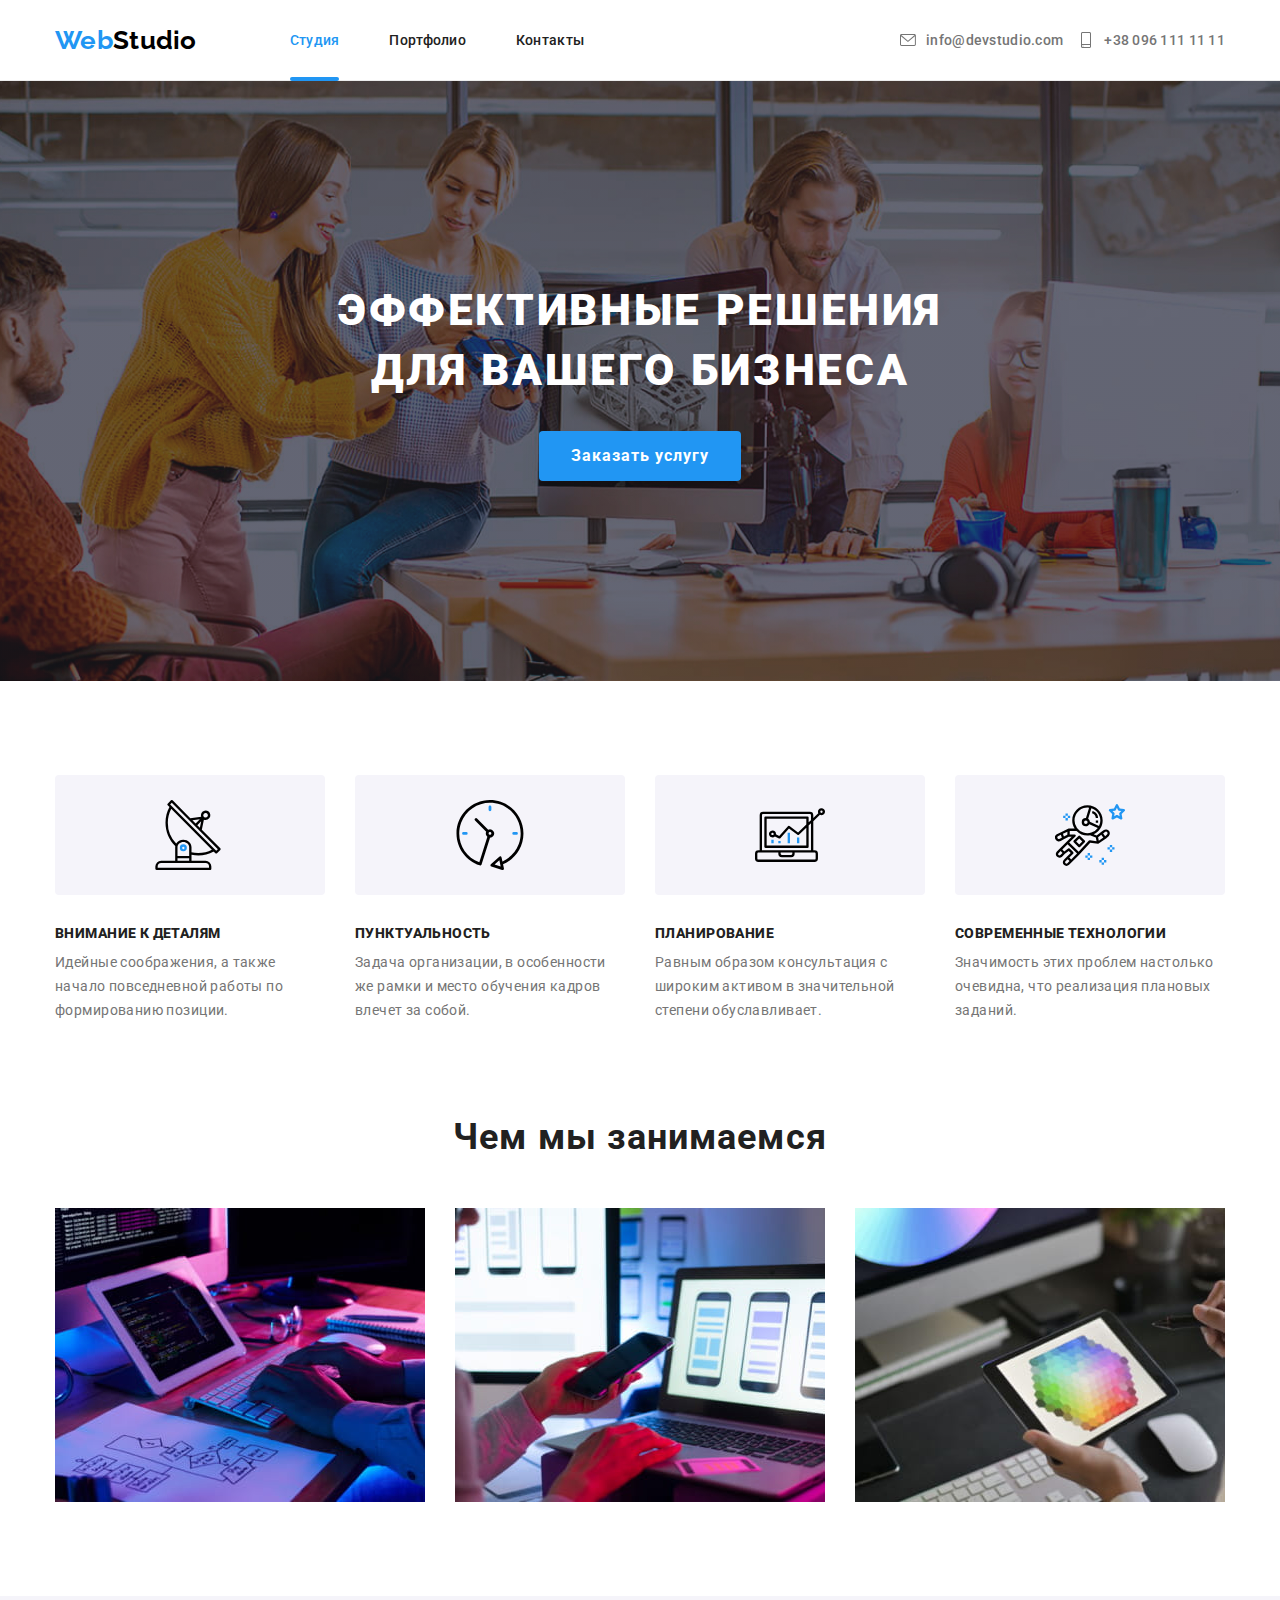
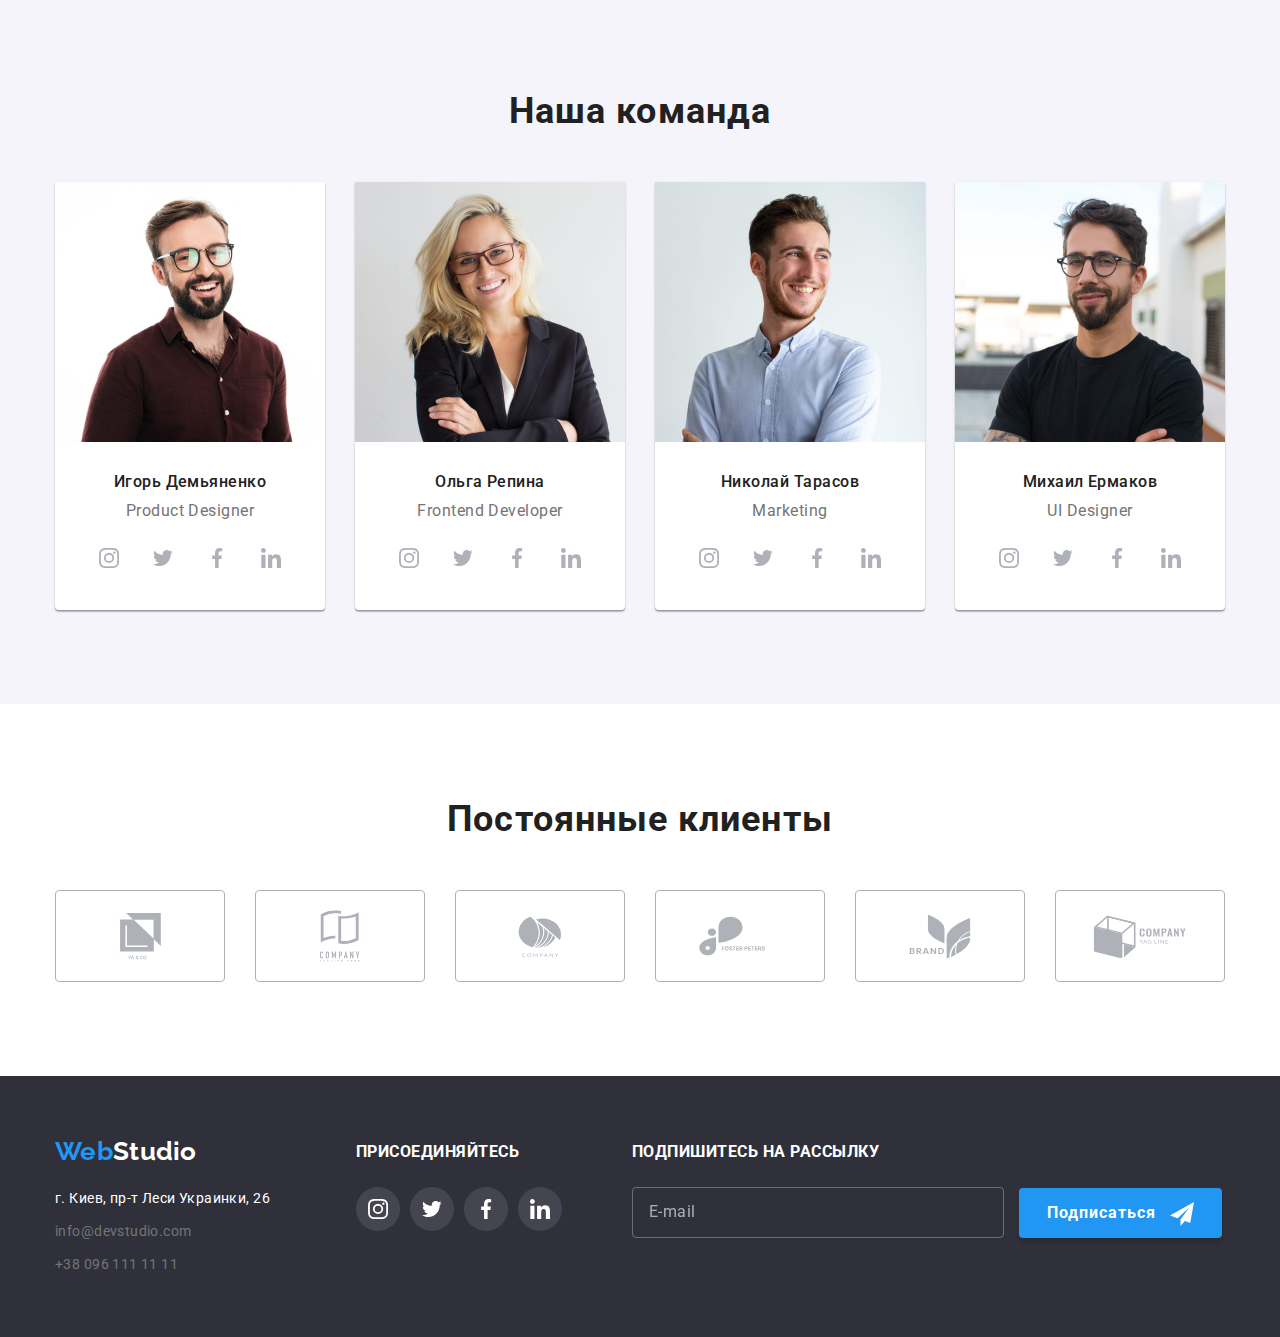
<file: index.html>
<!DOCTYPE html>
<html lang="ru">
  <head>
    <meta charset="UTF-8" />
    <meta http-equiv="X-UA-Compatible" content="IE=edge" />
    <meta name="viewport" content="width=device-width, initial-scale=1.0" />

    <link rel="preconnect" href="https://fonts.googleapis.com" />
    <link rel="preconnect" href="https://fonts.gstatic.com" crossorigin />
    <!-- todo: add to portfolio -->
    <link href="https://fonts.googleapis.com/css2?family=Raleway:wght@700&family=Roboto:wght@400;500;700;900&display=swap" rel="stylesheet" />

    <link rel="stylesheet" href="./css/modern-normalize.min.css" />
    <link rel="stylesheet" href="./css/main.min.css" />

    <title>GOIT-markup: ✨WebStudio</title>
  </head>

  <body>
    <!-- Header start -->
    <header class="header">
      <div class="container container--flex">
        <!-- Main nav -->
        <nav class="header__nav">
          <a href="./index.html" class="webstudio-logo webstudio-logo__left-margin">
            <span class="webstudio-logo__prefix">Web</span>Studio
          </a>

          <ul class="nav">
            <li class="nav__item"><a href="./index.html" class="nav__link nav__link--current">Студия</a></li>
            <li class="nav__item"><a href="./portfolio.html" class="nav__link">Портфолио</a></li>
            <li class="nav__item"><a href="#" class="nav__link">Контакты</a></li>
          </ul>

        </nav>

        <ul class="contacts">
          <li class="contacts__item contacts__item--header">
            <a href="mailto:info@devstudio.com" class="contacts__link">
              <svg class="contacts__icon"><use href="./images/icons.svg#icon-small-icon-envelope"></use></svg>
              info@devstudio.com
            </a>
          </li>
          <li class="contacts__item contacts__item--header">
            <a href="tel:+380961111111" class="contacts__link">
              <svg class="contacts__icon"><use href="./images/icons.svg#icon-small-icon-smartphone"></use></svg>
              +38 096 111 11 11
            </a>
          </li>
        </ul>

      </div>
    </header>
    <!-- Header end -->

    <!-- Form on backdrop -->
    <div class="backdrop-container is-hidden" data-modal>
      <div class="overlay">

        <button class="overlay__button" type="button" data-modal-close>
          <svg class="icon icon__close"><use href="./images/icons.svg#icon-close"></use></svg>
          <span class="visually-hidden">Close</span>
        </button>

        <div class="form-card">

          <p class="form-card__title">Оставьте свои данные, мы вам перезвоним</p>

          <form class="form">

            <!-- name input -->
            <div class="form-input form-input--mb1">
              <label class="form-input__label" for="user-name">

                <span class="form-input__label--text">Имя</span>
                <input class="form-input__inner" type="text" name="user-name" id="user-name" autocomplete="name" />

                <span class="form-input__icon">
                  <svg class="icon icon--user">
                    <use href="./images/icons.svg#icon-user"></use>
                  </svg>
                </span>

              </label>
            </div>

            <!-- tel input -->
            <div class="form-input form-input--mb1">
              <label class="form-input__label" for="user-tel">

                <span class="form-input__label--text">Телефон</span>
                <input class="form-input__inner" type="tel" name="user-tel" id="user-tel" autocomplete="tel" />
                <span class="form-input__icon">
                  <svg class="icon icon--phone">
                    <use href="./images/icons.svg#icon-phone"></use>
                  </svg>
                </span>
              </label>

            </div>

            <!-- email input -->
            <div class="form-input form-input--mb1">
              <label class="form-input__label" for="user-email">

                <span class="form-input__label--text">Почта</span>
                <input class="form-input__inner" type="email" name="user-email" id="user-email" autocomplete="email" />
                <span class="form-input__icon">
                  <svg class="icon icon--envelope">
                    <use href="./images/icons.svg#icon-envelope"></use>
                  </svg>
                </span>

              </label>
            </div>

            <!-- comment input -->
            <div class="form-input form-input--mb2">
              <label class="form-input__label" for="user-comment">
                <span class="form-input__label--text">Комментарий</span>
                <textarea class="form-input__textarea" name="user-comment" id="user-comment" rows="7" placeholder="Введите текст"></textarea>
              </label>
            </div>

            <!-- checkbox input -->
            <div class="form-input form-input--mb3">
              <label class="form-input__label form-input__label--checkbox" for="user-aggrement">
                <input class="checkbox checkbox-hidden" type="checkbox" name="user-aggregant" id="user-aggrement" />

                <span class="form-input__icon form-input__icon--checkbox">
                  <svg class="icon">
                    <use href="./images/icons.svg#icon-checked"></use>
                  </svg>
                </span>

                <span class="form-input__label--checkbox-text">Соглашаюсь с рассылкой и принимаю</span>
                <a href="#" class="label-link">Условия договора</a>

              </label>
            </div>

            <button type="submit" class="button button--accent button--padding5">Отправить</button>

          </form>

        </div>
      </div>
    </div>
    <!-- Form on backdrop End -->

    <!-- Main start -->
    <main class="main">
      <!-- hero start -->
      <section class="page-section page-section__hero page-section--dark">
        <div class="container">
          <h1 class="page-section__hero-title">Эффективные решения для вашего бизнеса</h1>
          <button class="button button--padding button--accent" type="button" data-modal-open>Заказать услугу</button>
        </div>
      </section>
      <!-- hero end -->

      <!-- peculiarities start -->
      <section class="page-section page-section--top-padding">
        <div class="container">
          <h2 class="page-section__title visually-hidden">Особенности работы</h2>

          <ul class="peculiarities">
            <li class="peculiarities__item">
              <div class="peculiarities__icon-card">
                <svg class="peculiarities__icon">
                  <use href="./images/icons.svg#icon-peculiarities-antena"></use>
                </svg>
              </div>
              <h3 class="peculiarities__title">Внимание к деталям</h3>
              <p class="peculiarities__description">Идейные соображения, а также начало повседневной работы по формированию позиции.</p>
            </li>

            <li class="peculiarities__item">
              <div class="peculiarities__icon-card">
                <svg class="peculiarities__icon clock">
                  <use href="./images/icons.svg#icon-peculiarities-clock"></use>
                </svg>
              </div>
              <h3 class="peculiarities__title">Пунктуальность</h3>
              <p class="peculiarities__description">Задача организации, в особенности же рамки и место обучения кадров влечет за собой.</p>
            </li>

            <li class="peculiarities__item">
              <div class="peculiarities__icon-card">
                <svg class="peculiarities__icon diagram">
                  <use href="./images/icons.svg#icon-peculiarities-diagram"></use>
                </svg>
              </div>
              <h3 class="peculiarities__title">Планирование</h3>
              <p class="peculiarities__description">Равным образом консультация с широким активом в значительной степени обуславливает.</p>
            </li>

            <li class="peculiarities__item">
              <div class="peculiarities__icon-card">
                <svg class="peculiarities__icon astronaut">
                  <use href="./images/icons.svg#icon-peculiarities-astronaut"></use>
                </svg>
              </div>
              <h3 class="peculiarities__title">Современные технологии</h3>
              <p class="peculiarities__description">Значимость этих проблем настолько очевидна, что реализация плановых заданий.</p>
            </li>
          </ul>

        </div>
      </section>
      <!-- peculiarities end -->

      <!-- our-work start -->
      <section class="page-section page-section--padding">
        <div class="container">

          <h2 class="page-section__title">Чем мы занимаемся</h2>

          <ul class="our-works">

            <li class="our-works__item">

              <a href="#" class="our-works__link">

                <img class="our-works__link-img"
                  src="./images/our-work/working-process_370x294.jpg"
                  alt="Человек печатает на клавиатуре"  width="370" />

                <span class="our-works__link-text">Десктопные приложения</span>
              </a>

            </li>

            <li class="our-works__item">
              <a href="#" class="our-works__link">
                <img class="our-works__link-img"
                  src="./images/our-work/ui-ux-designing_370x294.jpg"
                  alt="Человек рассматривает мокапы интерфейса" width="370" />
                <span class="our-works__link-text">Мобильные приложения</span>
              </a>
            </li>
            <li class="our-works__item">
              <a href="#" class="our-works__link">
                <img class="our-works__link-img"
                  src="./images/our-work/color-picking_370x294.jpg"
                  alt="На планшете цветовая палитра" width="370" />
                <span class="our-works__link-text">Дизайнерские решения</span>
              </a>
            </li>
          </ul>
        </div>
      </section>
      <!-- our-work end -->

      <!-- our-team start -->
      <section class="page-section page-section--padding page-section--light">
        <div class="container">
          <h2 class="page-section__title">Наша команда</h2>

          <ul class="our-team">

            <!-- first -->

            <li class="our-team__item">

              <figure class="team-member">
                <img class="team-member__img" src="./images/our-team/igor-demyanenko_product-designer_270x260.jpg" alt="Игорь Демьяненко" width="270" height="260" />

                <figcaption class="team-member__info">

                  <h3 class="team-member__name">Игорь Демьяненко</h3>

                  <p class="team-member__position">Product Designer</p>

                  <ul class="team-member-socials">
                    <li class="team-member-socials__item">

                      <a href="#" class="social-link">
                        <span class="visually-hidden">instagram</span>
                        <svg class="icon icon--light">
                          <use href="./images/icons.svg#icon-small-icon-instagram"></use>
                        </svg>
                      </a>

                    </li>
                    <li class="team-member-socials__item">

                      <a href="" class="social-link">
                        <span class="visually-hidden">twitter</span>
                        <svg class="icon icon--light">
                          <use href="./images/icons.svg#icon-small-icon-twitter"></use>
                        </svg>
                      </a>

                    </li>
                    <li class="team-member-socials__item">

                      <a href="" class="social-link">
                        <span class="visually-hidden">facebook</span>
                        <svg class="icon icon--light">
                          <use href="./images/icons.svg#icon-small-icon-facebook"></use>
                        </svg>
                      </a>

                    </li>
                    <li class="team-member-socials__item">

                      <a href="" class="social-link">
                        <span class="visually-hidden">linkedin</span>
                        <svg class="icon icon--light">
                          <use href="./images/icons.svg#icon-small-icon-linkedin"></use>
                        </svg>
                      </a>

                    </li>
                  </ul>
                </figcaption>

              </figure>

            </li>

            <!-- second -->

            <li class="our-team__item">
              <figure class="team-member">
                <img class="team-member__img" src="./images/our-team/olga-repina_frontend-developer_270x260.jpg" alt="Ольга Репина" width="270" height="260" />

                <figcaption class="team-member__info">

                  <h3 class="team-member__name">Ольга Репина</h3>

                  <p class="team-member__position">Frontend Developer</p>

                  <ul class="team-member-socials">

                    <li class="team-member-socials__item">

                      <a href="#" class="social-link">
                        <span class="visually-hidden">instagram</span>
                        <svg class="icon icon--light">
                          <use href="./images/icons.svg#icon-small-icon-instagram"></use>
                        </svg>
                      </a>

                    </li>
                    <li class="team-member-socials__item">

                      <a href="" class="social-link">
                        <span class="visually-hidden">twitter</span>
                        <svg class="icon icon--light">
                          <use href="./images/icons.svg#icon-small-icon-twitter"></use>
                        </svg>
                      </a>

                    </li>
                    <li class="team-member-socials__item">

                      <a href="" class="social-link">
                        <span class="visually-hidden">facebook</span>
                        <svg class="icon icon--light">
                          <use href="./images/icons.svg#icon-small-icon-facebook"></use>
                        </svg>
                      </a>

                    </li>
                    <li class="team-member-socials__item">

                      <a href="" class="social-link">
                        <span class="visually-hidden">linkedin</span>
                        <svg class="icon icon--light">
                          <use href="./images/icons.svg#icon-small-icon-linkedin"></use>
                        </svg>
                      </a>

                    </li>
                  </ul>

                </figcaption>

              </figure>

            </li>

            <!-- third -->

            <li class="our-team__item">
              <figure class="team-member">
                <img class="team-member__img" src="./images/our-team/nikolay-tarasov_marketing_270x260.jpg" alt="Николай Тарасов" width="270" height="260" />

                <figcaption class="team-member__info">

                  <h3 class="team-member__name">Николай Тарасов</h3>

                  <p class="team-member__position">Marketing</p>

                  <ul class="team-member-socials">
                    <li class="team-member-socials__item">

                      <a href="#" class="social-link">
                        <span class="visually-hidden">instagram</span>
                        <svg class="icon icon--light">
                          <use href="./images/icons.svg#icon-small-icon-instagram"></use>
                        </svg>
                      </a>

                    </li>
                    <li class="team-member-socials__item">
                      <a href="" class="social-link">
                        <span class="visually-hidden">twitter</span>
                        <svg class="icon icon--light">
                          <use href="./images/icons.svg#icon-small-icon-twitter"></use>
                        </svg>
                      </a>
                    </li>
                    <li class="team-member-socials__item">
                      <a href="" class="social-link">
                        <span class="visually-hidden">facebook</span>
                        <svg class="icon icon--light">
                          <use href="./images/icons.svg#icon-small-icon-facebook"></use>
                        </svg>
                      </a>
                    </li>
                    <li class="team-member-socials__item">
                      <a href="" class="social-link">
                        <span class="visually-hidden">linkedin</span>
                        <svg class="icon icon--light">
                          <use href="./images/icons.svg#icon-small-icon-linkedin"></use>
                        </svg>
                      </a>
                    </li>
                  </ul>
                </figcaption>
              </figure>
            </li>

            <!-- fourth -->

            <li class="our-team__item">
              <figure class="team-member">
                <img class="team-member__img" src="./images/our-team/mykhail-ermakov_ui-designer_270x260.jpg" alt="Михаил Ермаков" width="270" height="260" />

                <figcaption class="team-member__info">

                  <h3 class="team-member__name">Михаил Ермаков</h3>

                  <p class="team-member__position">UI Designer</p>

                  <ul class="team-member-socials">

                    <li class="team-member-socials__item">

                      <a href="#" class="social-link">
                        <span class="visually-hidden">instagram</span>
                        <svg class="icon icon--light">
                          <use href="./images/icons.svg#icon-small-icon-instagram"></use>
                        </svg>
                      </a>

                    </li>
                    <li class="team-member-socials__item">

                      <a href="" class="social-link">
                        <span class="visually-hidden">twitter</span>
                        <svg class="icon icon--light">
                          <use href="./images/icons.svg#icon-small-icon-twitter"></use>
                        </svg>
                      </a>

                    </li>
                    <li class="team-member-socials__item">

                      <a href="" class="social-link">
                        <span class="visually-hidden">facebook</span>
                        <svg class="icon icon--light">
                          <use href="./images/icons.svg#icon-small-icon-facebook"></use>
                        </svg>
                      </a>

                    </li>
                    <li class="team-member-socials__item">

                      <a href="" class="social-link">
                        <span class="visually-hidden">linkedin</span>
                        <svg class="icon icon--light">
                          <use href="./images/icons.svg#icon-small-icon-linkedin"></use>
                        </svg>
                      </a>

                    </li>
                  </ul>
                </figcaption>
              </figure>
            </li>
          </ul>
        </div>
      </section>
      <!-- our-team end -->

      <!-- our-clients start -->
      <section class="page-section page-section--padding">
        <div class="container">

          <h2 class="page-section__title">Постоянные клиенты</h2>

          <ul class="clients">
            <li class="clients__item">

              <a href="#" class="clients__link">
                <svg class="icon-clients icon-clients--ya-company">
                  <use href="./images/icons.svg#icon-clients-ya-and-co-group"></use>
                </svg>
              </a>

            </li>
            <li class="clients__item">

              <a href="#" class="clients__link">
                <svg class="icon-clients icon-clients--company-group">
                  <use href="./images/icons.svg#icon-clients-company-group"></use>
                </svg>
              </a>

            </li>
            <li class="clients__item">

              <a href="#" class="clients__link">
                <svg class="icon-clients icon-clients--oval-company-group">
                  <use href="./images/icons.svg#icon-clients-oval-company-group"></use>
                </svg>
              </a>

            </li>
            <li class="clients__item">

              <a href="#" class="clients__link">
                <svg class="icon-clients icon-clients--foster-peters-group">
                  <use href="./images/icons.svg#icon-clients-foster-peters-group"></use>
                </svg>
              </a>

            </li>
            <li class="clients__item">

              <a href="#" class="clients__link">
                <svg class="icon-clients icon-clients--brand-group">
                  <use href="./images/icons.svg#icon-clients-brand-group"></use>
                </svg>
              </a>

            </li>
            <li class="clients__item">

              <a href="#" class="clients__link">
                <svg class="icon-clients icon-clients--box-company-group">
                  <use href="./images/icons.svg#icon-clients-box-company-group"></use>
                </svg>
              </a>

            </li>

          </ul>
        </div>
      </section>

      <!-- our-clients end -->
    </main>
    <!-- Main end -->

    <!-- footer start -->
    <footer class="footer">

      <div class="container container--flex">

        <div class="footer-block footer-block--address footer-block--mr70">

          <a href="./index.html" class="webstudio-logo webstudio-logo--mb"><span class="webstudio-logo__prefix">Web</span>Studio</a>
          <address class="footer-address">
            <span class="footer-address__text">г. Киев, пр-т Леси Украинки, 26</span>
            <ul class="contacts">
              <li class="contacts__item contacts__item--footer">
                <a href="mailto:info@devstudio.com" class="contacts__link contacts__link--transparent">info@devstudio.com</a>
              </li>
              <li class="contacts__item contacts__item--footer">
                <a href="tel:+380961111111" class="contacts__link contacts__link--transparent">+38 096 111 11 11</a>
              </li>
            </ul>
          </address>

        </div>

        <div class="footer-block footer-block--socials footer-block--mr70">
          <p class="studio-socials__title">Присоединяйтесь</p>

          <ul class="studio-socials">
            <li class="studio-socials__item">

              <a href="#" class="social-link social-link--dark">
                <span class="visually-hidden">instagram</span>
                <svg class="icon icon--dark instagram">
                  <use href="./images/icons.svg#icon-small-icon-instagram"></use>
                </svg>
              </a>

            </li>
            <li class="studio-socials__item">

              <a href="" class="social-link social-link--dark">
                <span class="visually-hidden">twitter</span>
                <svg class="icon icon--dark twitter">
                  <use href="./images/icons.svg#icon-small-icon-twitter"></use>
                </svg>
              </a>

            </li>
            <li class="studio-socials__item">

              <a href="" class="social-link social-link--dark">
                <span class="visually-hidden">facebook</span>
                <svg class="icon icon--dark facebook">
                  <use href="./images/icons.svg#icon-small-icon-facebook"></use>
                </svg>
              </a>

            </li>
            <li class="studio-socials__item">

              <a href="" class="social-link social-link--dark">
                <span class="visually-hidden">linkedin</span>
                <svg class="icon icon--dark linkedin">
                  <use href="./images/icons.svg#icon-small-icon-linkedin"></use>
                </svg>
              </a>

            </li>
          </ul>

        </div>

        <div class="footer-block footer-block--larger">

          <form name="mail-form" class="mail-form">

            <label class="form-input__label--footer" for="user-email">
              <span class="form-input__label-text form-input__label--text-footer">Подпишитесь на рассылку</span>
              <input class="form-input__inner form-input__inner--footer" type="email" name="user-email" id="user-email" placeholder="E-mail" />
            </label>

            <button class="button button--accent button--icon-padding" type="submit">
              <span class="submit-text">Подписаться</span>

              <svg class="icon__button">
                <use href="./images/icons.svg#icon-send"></use>
              </svg>

            </button>

          </form>

        </div>

      </div>

    </footer>
    <!-- footer end -->

    <script src="js/modal.js"></script>
  </body>
</html>
</file>
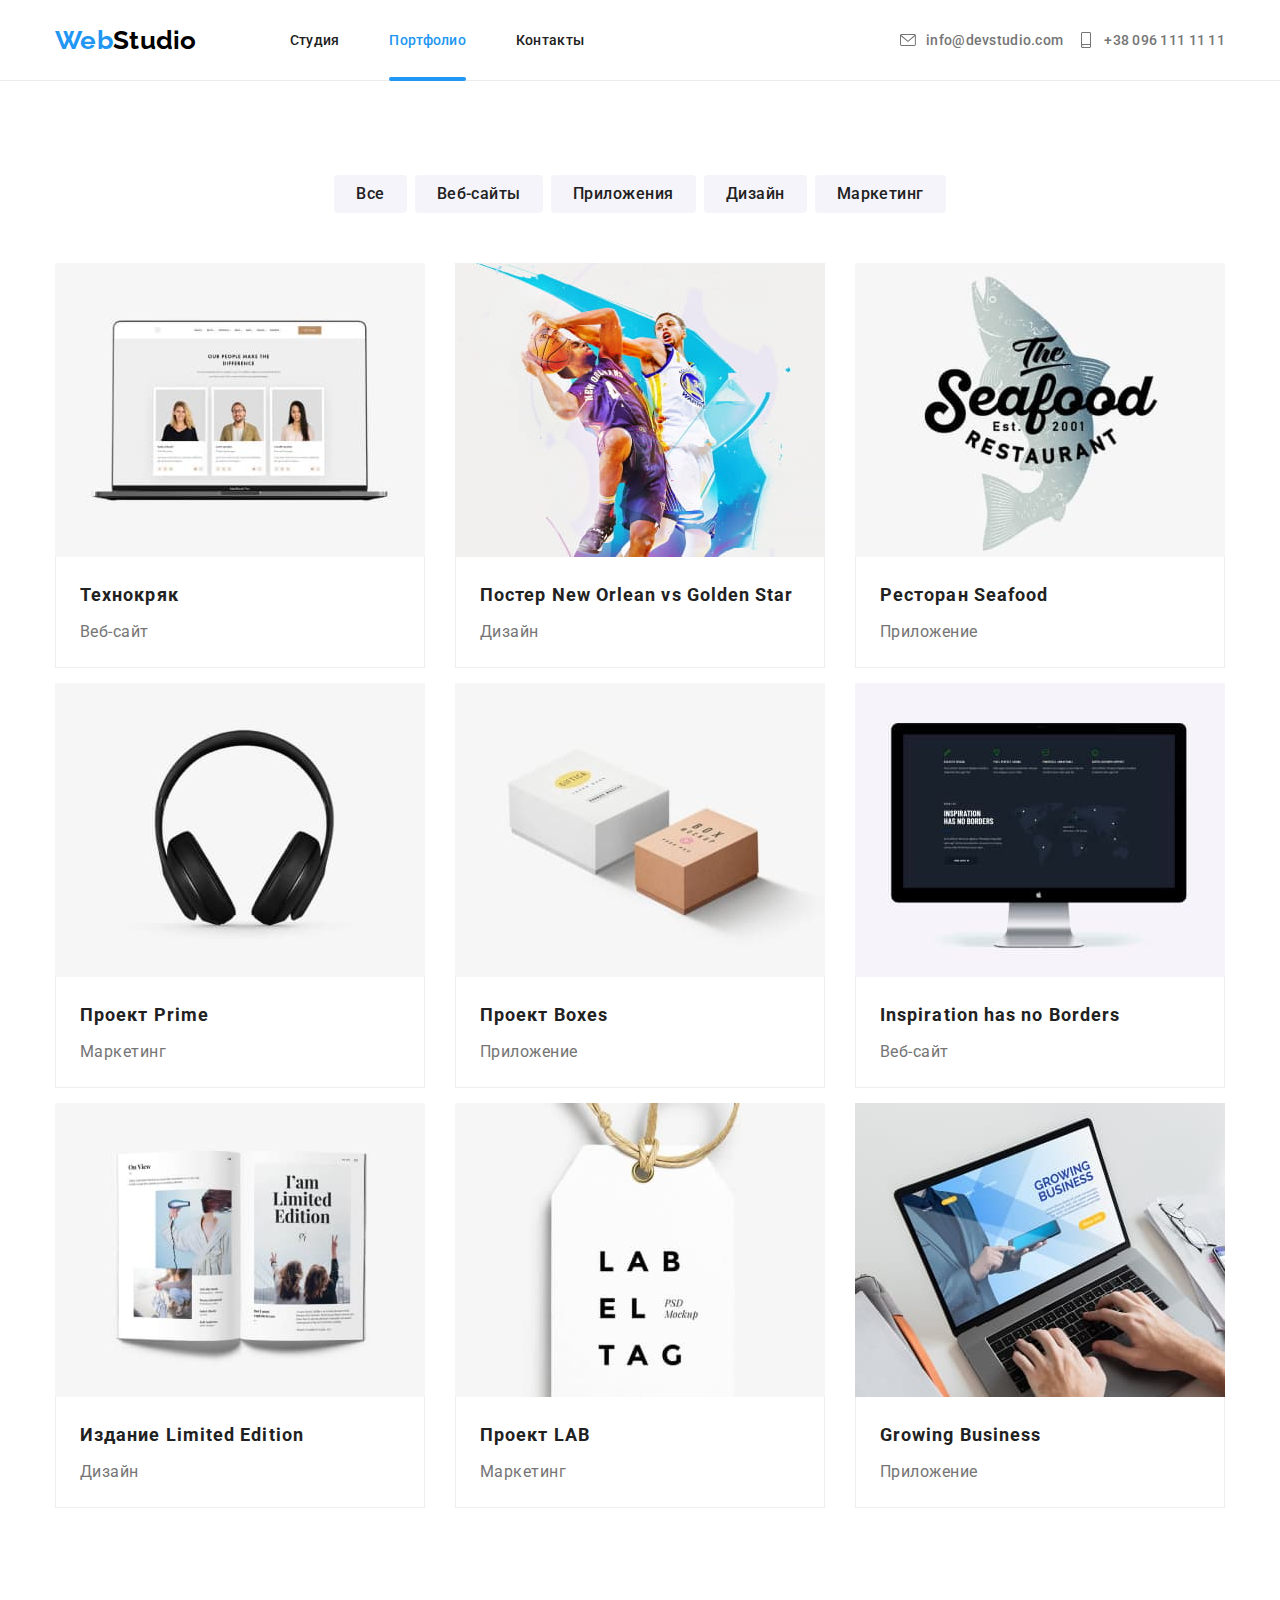
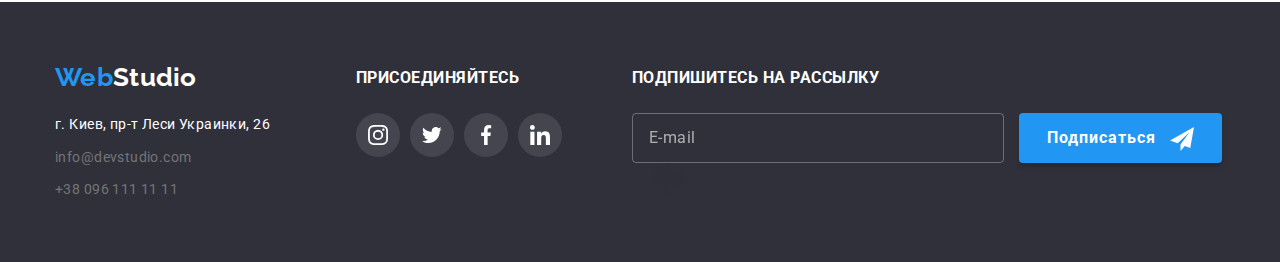
<file: portfolio.html>
<!DOCTYPE html>
<html lang="en">
  <head>
    <meta charset="UTF-8" />
    <meta http-equiv="X-UA-Compatible" content="IE=edge" />
    <meta name="viewport" content="width=device-width, initial-scale=1.0" />

    <link rel="preconnect" href="https://fonts.googleapis.com" />
    <link rel="preconnect" href="https://fonts.gstatic.com" crossorigin />
    <!-- todo: add to portfolio -->
    <link href="https://fonts.googleapis.com/css2?family=Raleway:wght@700&family=Roboto:wght@400;500;700;900&display=swap" rel="stylesheet" />

    <link rel="stylesheet" href="./css/modern-normalize.min.css" />
    <link rel="stylesheet" href="./css/main.min.css" />

    <title>GOIT-markup: 💯Portfolio</title>
  </head>
  <body>
    <!-- Header start -->
    <header class="header">
      <div class="container container--flex">
        <!-- Main nav -->
        <nav class="header__nav">
          <a href="./index.html" class="webstudio-logo webstudio-logo__left-margin">
            <span class="webstudio-logo__prefix">Web</span>Studio
          </a>

          <ul class="nav">
            <li class="nav__item"><a href="./index.html" class="nav__link">Студия</a></li>
            <li class="nav__item"><a href="./portfolio.html" class="nav__link nav__link--current">Портфолио</a></li>
            <li class="nav__item"><a href="#" class="nav__link">Контакты</a></li>
          </ul>

        </nav>

        <ul class="contacts">
          <li class="contacts__item contacts__item--header">
            <a href="mailto:info@devstudio.com" class="contacts__link">
              <svg class="contacts__icon"><use href="./images/icons.svg#icon-small-icon-envelope"></use></svg>
              info@devstudio.com
            </a>
          </li>
          <li class="contacts__item contacts__item--header">
            <a href="tel:+380961111111" class="contacts__link">
              <svg class="contacts__icon"><use href="./images/icons.svg#icon-small-icon-smartphone"></use></svg>
              +38 096 111 11 11
            </a>
          </li>
        </ul>

      </div>
    </header>
    <!-- Header end -->

    <main class="main-content">
      <section class="portfolio page-section page-section--padding">
        <div class="container">
          <h2 class="portfolio-title visually-hidden">Portfolio</h2>

          <ul class="portfolio-nav">
            <li class="portfolio-nav__list-item">
              <button class="button button--light" type="button">Все</button>
            </li>
            <li class="portfolio-nav__list-item">
              <button class="button button--light" type="button">Веб-сайты</button>
            </li>
            <li class="portfolio-nav__list-item">
              <button class="button button--light" type="button">Приложения</button>
            </li>
            <li class="portfolio-nav__list-item">
              <button class="button button--light" type="button">Дизайн</button>
            </li>
            <li class="portfolio-nav__list-item">
              <button class="button button--light" type="button">Маркетинг</button>
            </li>
          </ul>

          <ul class="project-cards">

            <!-- 1 card -->
            <li class="project-cards__item">
              <div class="card">
                <div class="card__img-wrapper">
                  <img
                    src="./images/our-projects/prj-techno-crack_370x294.jpg"
                    alt="Страница сайта Технокряк"
                    class="project-image"
                    width="370"
                    height="294"
                  />

                  <p class="card__overflow">
                    Технокряк это современная площадка распространения коронавируса. Компании используют эту платформу
                    для цифрового шпионажа и атак на защищённые сервера конкурентов.
                  </p>
                </div>
                <div class="card__info-wrapper">
                  <h3 class="project-name">Технокряк</h3>
                  <p class="project-category">Веб-сайт</p>
                </div>
              </div>
            </li>

            <!-- 2 card -->
            <li class="project-cards__item">
              <div class="card">
                <div class="card__img-wrapper">
                  <img
                    src="./images/our-projects/prj-basketball-poster_370x294.jpg"
                    alt="Постер баскетбольного матча"
                    class="project-image"
                    width="370"
                    height="294"
                  />

                  <p class="card__overflow">
                    Технокряк это современная площадка распространения коронавируса. Компании используют эту платформу
                    для цифрового шпионажа и атак на защищённые сервера конкурентов.
                  </p>
                </div>
                <div class="card__info-wrapper">
                  <h3 class="project-name">Постер New Orlean vs Golden Star</h3>
                  <p class="project-category">Дизайн</p>
                </div>
              </div>
            </li>
            <!-- 3 card -->
            <li class="project-cards__item">
              <div class="card">
                <div class="card__img-wrapper">
                  <img
                    src="./images/our-projects/prj-seafood-restaurant_370x294.jpg"
                    alt="Логотип ресторана Seafood"
                    class="project-image"
                    width="370"
                    height="294"
                  />

                  <p class="card__overflow">
                    Технокряк это современная площадка распространения коронавируса. Компании используют эту платформу
                    для цифрового шпионажа и атак на защищённые сервера конкурентов.
                  </p>
                </div>
                <div class="card__info-wrapper">
                  <h3 class="project-name">Ресторан Seafood</h3>
                  <p class="project-category">Приложение</p>
                </div>
              </div>
            </li>
            <!-- 4 card -->
            <li class="project-cards__item">
              <div class="card">
                <div class="card__img-wrapper">
                  <img
                    src="./images/our-projects/prj-headphones-prime_370x294.jpg"
                    alt="Наушники Prime"
                    class="project-image"
                    width="370"
                    height="294"
                  />

                  <p class="card__overflow">
                    Технокряк это современная площадка распространения коронавируса. Компании используют эту платформу
                    для цифрового шпионажа и атак на защищённые сервера конкурентов.
                  </p>
                </div>
                <div class="card__info-wrapper">
                  <h3 class="project-name">Проект Prime</h3>
                  <p class="project-category">Маркетинг</p>
                </div>
              </div>
            </li>
            <!-- 5 card -->
            <li class="project-cards__item">
              <div class="card">
                <div class="card__img-wrapper">
                  <img
                    src="./images/our-projects/prj-boxes_370x294.jpg"
                    alt="Две красивые упаковки"
                    class="project-image"
                    width="370"
                    height="294"
                  />

                  <p class="card__overflow">
                    Технокряк это современная площадка распространения коронавируса. Компании используют эту платформу
                    для цифрового шпионажа и атак на защищённые сервера конкурентов.
                  </p>
                </div>
                <div class="card__info-wrapper">
                  <h3 class="project-name">Проект Boxes</h3>
                  <p class="project-category">Приложение</p>
                </div>
              </div>
            </li>
            <!-- 6 card -->
            <li class="project-cards__item">
              <div class="card">
                <div class="card__img-wrapper">
                  <img
                    src="./images/our-projects/prj-website-noborders_370x294.jpg"
                    alt="Страница сайта Inspiration has no Borders"
                    class="project-image"
                    width="370"
                    height="294"
                  />

                  <p class="card__overflow">
                    Технокряк это современная площадка распространения коронавируса. Компании используют эту платформу
                    для цифрового шпионажа и атак на защищённые сервера конкурентов.
                  </p>
                </div>
                <div class="card__info-wrapper">
                  <h3 class="project-name">Inspiration has no Borders</h3>
                  <p class="project-category">Веб-сайт</p>
                </div>
              </div>
            </li>
            <!-- 7 card -->
            <li class="project-cards__item">
              <div class="card">
                <div class="card__img-wrapper">
                  <img
                    src="./images/our-projects/prj-limited-edition_370x294.jpg"
                    alt="Разворот журнала Limited Edition"
                    class="project-image"
                    width="370"
                    height="294"
                  />

                  <p class="card__overflow">
                    Технокряк это современная площадка распространения коронавируса. Компании используют эту платформу
                    для цифрового шпионажа и атак на защищённые сервера конкурентов.
                  </p>
                </div>
                <div class="card__info-wrapper">
                  <h3 class="project-name">Издание Limited Edition</h3>
                  <p class="project-category">Дизайн</p>
                </div>
              </div>
            </li>
            <!-- 8 card -->
            <li class="project-cards__item">
              <div class="card">
                <div class="card__img-wrapper">
                  <img
                    src="./images/our-projects/prj-label-tag_370x294.jpg"
                    alt="Название бренда LAB на лейбле"
                    class="project-image"
                    width="370"
                    height="294"
                  />

                  <p class="card__overflow">
                    Технокряк это современная площадка распространения коронавируса. Компании используют эту платформу
                    для цифрового шпионажа и атак на защищённые сервера конкурентов.
                  </p>
                </div>
                <div class="card__info-wrapper">
                  <h3 class="project-name">Проект LAB</h3>
                  <p class="project-category">Маркетинг</p>
                </div>
              </div>
            </li>
            <!-- 9 card -->
            <li class="project-cards__item">
              <div class="card">
                <div class="card__img-wrapper">
                  <img
                    src="./images/our-projects/prj-growing-business_370x294.jpg"
                    alt="Страница приложения Growing Business"
                    class="project-image"
                    width="370"
                    height="294"
                  />

                  <p class="card__overflow">
                    Технокряк это современная площадка распространения коронавируса. Компании используют эту платформу
                    для цифрового шпионажа и атак на защищённые сервера конкурентов.
                  </p>
                </div>
                <div class="card__info-wrapper">
                  <h3 class="project-name">Growing Business</h3>
                  <p class="project-category">Приложение</p>
                </div>
              </div>
            </li>
          </ul>
        </div>
      </section>
    </main>

     <!-- footer start -->
    <footer class="footer">

      <div class="container container--flex">

        <div class="footer-block footer-block--address footer-block--mr70">

          <a href="./index.html" class="webstudio-logo webstudio-logo--mb"><span class="webstudio-logo__prefix">Web</span>Studio</a>
          <address class="footer-address">
            <span class="footer-address__text">г. Киев, пр-т Леси Украинки, 26</span>
            <ul class="contacts">
              <li class="contacts__item contacts__item--footer">
                <a href="mailto:info@devstudio.com" class="contacts__link contacts__link--transparent">info@devstudio.com</a>
              </li>
              <li class="contacts__item contacts__item--footer">
                <a href="tel:+380961111111" class="contacts__link contacts__link--transparent">+38 096 111 11 11</a>
              </li>
            </ul>
          </address>

        </div>

        <div class="footer-block footer-block--socials footer-block--mr70">
          <p class="studio-socials__title">Присоединяйтесь</p>

          <ul class="studio-socials">
            <li class="studio-socials__item">

              <a href="#" class="social-link social-link--dark">
                <span class="visually-hidden">instagram</span>
                <svg class="icon icon--dark instagram">
                  <use href="./images/icons.svg#icon-small-icon-instagram"></use>
                </svg>
              </a>

            </li>
            <li class="studio-socials__item">

              <a href="" class="social-link social-link--dark">
                <span class="visually-hidden">twitter</span>
                <svg class="icon icon--dark twitter">
                  <use href="./images/icons.svg#icon-small-icon-twitter"></use>
                </svg>
              </a>

            </li>
            <li class="studio-socials__item">

              <a href="" class="social-link social-link--dark">
                <span class="visually-hidden">facebook</span>
                <svg class="icon icon--dark facebook">
                  <use href="./images/icons.svg#icon-small-icon-facebook"></use>
                </svg>
              </a>

            </li>
            <li class="studio-socials__item">

              <a href="" class="social-link social-link--dark">
                <span class="visually-hidden">linkedin</span>
                <svg class="icon icon--dark linkedin">
                  <use href="./images/icons.svg#icon-small-icon-linkedin"></use>
                </svg>
              </a>

            </li>
          </ul>

        </div>

        <div class="footer-block footer-block--larger">

          <form name="mail-form" class="mail-form">

            <label class="form-input__label--footer" for="user-email">
              <span class="form-input__label-text form-input__label--text-footer">Подпишитесь на рассылку</span>
              <input class="form-input__inner form-input__inner--footer" type="email" name="user-email" id="user-email" placeholder="E-mail" />
            </label>

            <button class="button button--accent button--icon-padding" type="submit">
              <span class="submit-text">Подписаться</span>

              <svg class="icon__button">
                <use href="./images/icons.svg#icon-send"></use>
              </svg>

            </button>

          </form>

        </div>

      </div>

    </footer>
    <!-- footer end -->
  </body>
</html>
</file>
<file: css/main.min.css>
.visually-hidden:not(:focus):not(:active){position:absolute;width:1px;height:1px;margin:-1px;border:0;padding:0;white-space:nowrap;-webkit-clip-path:inset(100%);clip-path:inset(100%);clip:rect(0 0 0 0);overflow:hidden}html{font-family:"Roboto","Segoe UI",Tahoma,Geneva,Verdana,sans-serif;font-size:62.5%}body{font-size:1.6rem;color:#757575;position:relative}img{display:block;max-width:100%;height:auto}.is-hidden{opacity:0;pointer-events:none;visibility:hidden}.is-hidden .overlay{-webkit-transform:translate(-50%, -50%) scale(0);transform:translate(-50%, -50%) scale(0)}.contacts__icon,.peculiarities__icon{display:inline-block}.container,.page-section .container{max-width:1200px;margin:0 auto;padding-left:1.5rem;padding-right:1.5rem}.nav,.contacts,.peculiarities,.our-works,.our-team,.team-member-socials,.clients,.portfolio-nav,.project-cards,.studio-socials{list-style:none;margin-top:0;margin-bottom:0;padding-left:0;display:-webkit-box;display:-ms-flexbox;display:flex;-ms-flex-wrap:wrap;flex-wrap:wrap}.webstudio-logo,.nav__link{display:inline-block;text-decoration:none;color:inherit}.button,.overlay__button{display:inline-block;cursor:pointer;border:none;color:inherit;text-transform:none;background:transparent}.container--flex{display:-webkit-box;display:-ms-flexbox;display:flex}.social-link{display:-webkit-box;display:-ms-flexbox;display:flex;position:relative;-webkit-box-align:center;-ms-flex-align:center;align-items:center;-webkit-box-pack:center;-ms-flex-pack:center;justify-content:center;width:4.4rem;height:4.4rem;border-radius:50%;overflow:hidden}.social-link:hover::before,.social-link:focus::before{opacity:1}.social-link:hover>.icon,.social-link:focus>.icon{fill:#fff}.social-link:hover>.icon,.social-link:focus>.icon{fill:#fff}.social-link--dark{background-color:rgba(255,255,255,0.1)}.social-link--dark::before,.social-link::before{content:'';display:block;position:absolute;top:0;left:0;width:100%;height:100%;z-index:0;background-color:#2196f3;opacity:0;-webkit-transition:opacity 250ms cubic-bezier(0.4, 0, 0.2, 1);transition:opacity 250ms cubic-bezier(0.4, 0, 0.2, 1)}.icon{display:block;width:2rem;height:2rem;-ms-flex-line-pack:center;align-content:center;z-index:1;-webkit-transition:fill 250ms cubic-bezier(0.4, 0, 0.2, 1);transition:fill 250ms cubic-bezier(0.4, 0, 0.2, 1)}.icon--light{fill:#afb1b8}.icon--dark{fill:#fff}.button{border-radius:0.4rem;padding-top:1rem;padding-bottom:1rem;-webkit-transition:background 250ms cubic-bezier(0.4, 0, 0.2, 1),color 250ms cubic-bezier(0.4, 0, 0.2, 1),-webkit-box-shadow 250ms cubic-bezier(0.4, 0, 0.2, 1);transition:background 250ms cubic-bezier(0.4, 0, 0.2, 1),color 250ms cubic-bezier(0.4, 0, 0.2, 1),-webkit-box-shadow 250ms cubic-bezier(0.4, 0, 0.2, 1);transition:background 250ms cubic-bezier(0.4, 0, 0.2, 1),box-shadow 250ms cubic-bezier(0.4, 0, 0.2, 1),color 250ms cubic-bezier(0.4, 0, 0.2, 1);transition:background 250ms cubic-bezier(0.4, 0, 0.2, 1),box-shadow 250ms cubic-bezier(0.4, 0, 0.2, 1),color 250ms cubic-bezier(0.4, 0, 0.2, 1),-webkit-box-shadow 250ms cubic-bezier(0.4, 0, 0.2, 1)}.button[type='submit']{display:block;margin-right:auto;margin-left:auto}.button--light{padding-top:0.6rem;padding-bottom:0.6rem;padding-left:2.2rem;padding-right:2.2rem;color:#212121;font-weight:500;line-height:1.62;letter-spacing:0.03em;background:#f5f4fa;border-radius:0.4rem}.button--light:hover,.button--light:focus{-webkit-box-shadow:0rem 0.3rem 0.1rem rgba(0,0,0,0.1),0rem 0.1rem 0.2rem rgba(0,0,0,0.08),0rem 0.2rem 0.2rem rgba(0,0,0,0.12);box-shadow:0rem 0.3rem 0.1rem rgba(0,0,0,0.1),0rem 0.1rem 0.2rem rgba(0,0,0,0.08),0rem 0.2rem 0.2rem rgba(0,0,0,0.12);background:#2196f3;color:#fff}.button--icon-padding{padding-left:2.8rem;padding-right:2.8rem}.button--padding{padding-left:3.2rem;padding-right:3.2rem}.button--padding5{padding-left:5.5rem;padding-right:5.5rem}.button--accent{-webkit-box-shadow:0px 0.4rem 0.4rem rgba(0,0,0,0.15);box-shadow:0px 0.4rem 0.4rem rgba(0,0,0,0.15);background:#2196f3;color:#fff;font-style:normal;font-weight:bold;line-height:1.875;letter-spacing:0.06em}.button--accent:hover,.button--accent:focus{background:#188ce8}.icon__button{display:-webkit-inline-box;display:-ms-inline-flexbox;display:inline-flex;margin-left:1rem;-webkit-box-align:center;-ms-flex-align:center;align-items:center;vertical-align:middle;fill:#fff;width:2.4rem;height:2.4rem}.webstudio-logo{font-weight:bold;font-family:"Raleway","Segoe UI",Tahoma,Geneva,Verdana,sans-serif;font-style:normal;font-size:2.6rem;line-height:1.192;letter-spacing:0.03rem}.webstudio-logo--mb{margin-bottom:2rem}.webstudio-logo__prefix{color:#2196f3}.webstudio-logo__left-margin{margin-right:9.3rem}.header{font-family:"Roboto","Segoe UI",Tahoma,Geneva,Verdana,sans-serif;font-style:normal;font-weight:500;font-size:1.4rem;line-height:1.1428;letter-spacing:0.02em;color:#000;border-bottom:0.1rem solid #ececec}.header__nav{display:-webkit-box;display:-ms-flexbox;display:flex;-webkit-box-align:center;-ms-flex-align:center;align-items:center}.nav{display:-webkit-box;display:-ms-flexbox;display:flex}.nav__item{color:#212121}.nav__item:not(:last-child){margin-right:5rem}.nav__link{position:relative;padding-top:3.2rem;padding-bottom:3.2rem;-webkit-transition:color 250ms cubic-bezier(0.4, 0, 0.2, 1);transition:color 250ms cubic-bezier(0.4, 0, 0.2, 1)}.nav__link::after{opacity:0}.nav__link:hover::after,.nav__link:focus::after,.nav__link--current::after{opacity:1}.nav__link--current,.nav__link:hover,.nav__link:focus{color:#2196f3}.nav__link--current::after,.nav__link::after{position:absolute;bottom:-0.1rem;right:0;content:'';display:block;height:0.4rem;width:100%;background-color:#2196f3;border-radius:0.2rem;-webkit-transition:opacity 250ms cubic-bezier(0.4, 0, 0.2, 1);transition:opacity 250ms cubic-bezier(0.4, 0, 0.2, 1)}.contacts{display:-webkit-box;display:-ms-flexbox;display:flex;-webkit-box-align:center;-ms-flex-align:center;align-items:center;margin-left:auto;color:#757575}.contacts__item--header:not(:last-child){margin-right:1.5rem}.contacts__item--footer:not(:last-child){margin-bottom:0.9rem}.contacts__link--transparent{color:rgba(255,255,255,0.6)}.contacts__link{text-decoration:none;color:inherit;display:-webkit-box;display:-ms-flexbox;display:flex;-webkit-box-align:center;-ms-flex-align:center;align-items:center;-webkit-transition:color 250ms cubic-bezier(0.4, 0, 0.2, 1);transition:color 250ms cubic-bezier(0.4, 0, 0.2, 1)}.contacts__link:hover,.contacts__link:focus{color:#2196f3}.contacts__link:hover .contacts__icon,.contacts__link:focus .contacts__icon{fill:#2196f3}.contacts__icon{margin-right:1rem;width:1.6rem;height:1.6rem;fill:#757575;-webkit-transition:fill 250ms cubic-bezier(0.4, 0, 0.2, 1);transition:fill 250ms cubic-bezier(0.4, 0, 0.2, 1)}.backdrop-container{position:fixed;top:0;left:0;width:100vw;height:100vh;z-index:999;background-color:rgba(0,0,0,0.2)}.overlay{position:absolute;top:50%;left:50%;width:52.8rem;height:58.1rem;padding-top:4rem;padding-bottom:4rem;padding-left:4rem;padding-right:4rem;-webkit-transform:translate(-50%, -50%) scale(1);transform:translate(-50%, -50%) scale(1);background:#fff;-webkit-box-shadow:0rem 0.1rem 0.3rem rgba(0,0,0,0.12),0rem 0.1rem 0.1rem rgba(0,0,0,0.14),0rem 0.2rem 0.1rem rgba(0,0,0,0.2);box-shadow:0rem 0.1rem 0.3rem rgba(0,0,0,0.12),0rem 0.1rem 0.1rem rgba(0,0,0,0.14),0rem 0.2rem 0.1rem rgba(0,0,0,0.2);border-radius:0.4rem;-webkit-transition:-webkit-transform 1s cubic-bezier(0.4, 0, 0.2, 1);transition:-webkit-transform 1s cubic-bezier(0.4, 0, 0.2, 1);transition:transform 1s cubic-bezier(0.4, 0, 0.2, 1);transition:transform 1s cubic-bezier(0.4, 0, 0.2, 1), -webkit-transform 1s cubic-bezier(0.4, 0, 0.2, 1)}.overlay__button{position:absolute;padding:0;right:0.8rem;top:0.8rem;width:3rem;height:3rem;border-radius:50%;background:#FFFFFF;border:1px solid rgba(0,0,0,0.1);-webkit-transition:border-color 250ms cubic-bezier(0.4, 0, 0.2, 1),background 250ms cubic-bezier(0.4, 0, 0.2, 1);transition:border-color 250ms cubic-bezier(0.4, 0, 0.2, 1),background 250ms cubic-bezier(0.4, 0, 0.2, 1)}.overlay__button .icon__close{position:absolute;top:50%;left:50%;-webkit-transform:translate(-50%, -50%);transform:translate(-50%, -50%);width:1.1rem;height:1.1rem;-webkit-transition:fill 250ms cubic-bezier(0.4, 0, 0.2, 1);transition:fill 250ms cubic-bezier(0.4, 0, 0.2, 1)}.overlay__button:hover,.overlay__button:focus{background:#f1fdff;border:1px solid #2196f3}.overlay__button:hover .icon__close,.overlay__button:focus .icon__close{fill:#2196f3}.form-input__inner,.form-input__textarea{display:block;width:100%;margin:0;font-family:inherit;color:inherit;background:transparent;-webkit-filter:drop-shadow(0rem 4rem 4rem rgba(0,0,0,0.15));filter:drop-shadow(0rem 4rem 4rem rgba(0,0,0,0.15));border-radius:0.4rem;border:0.1rem solid rgba(33,33,33,0.2);-webkit-transition:border cubic-bezier(0.4, 0, 0.2, 1);transition:border cubic-bezier(0.4, 0, 0.2, 1)}.mail-form{width:100%;display:-webkit-box;display:-ms-flexbox;display:flex;-webkit-box-align:end;-ms-flex-align:end;align-items:flex-end}.form-card{font-family:"Roboto","Segoe UI",Tahoma,Geneva,Verdana,sans-serif}.form-card__title{margin-top:0;margin-bottom:1.2rem;font-size:2rem;font-weight:bold;color:#212121;text-align:center;line-height:1.15;letter-spacing:0.03em}.form-input--mb1{margin-bottom:1rem}.form-input--mb2{margin-bottom:2rem}.form-input--mb3{margin-bottom:3rem}.form-input__label--text{display:block;margin-bottom:0.4rem;font-size:1.2rem;line-height:1.167}.form-input__label--footer{min-width:62.807%;margin-right:1.2rem}.form-input__label--text-footer{display:block}.form-input__label--checkbox{display:-webkit-box;display:-ms-flexbox;display:flex;-webkit-box-align:center;-ms-flex-align:center;align-items:center;padding-left:3.6rem;font-size:1.4rem;line-height:1.71;letter-spacing:0.03em;cursor:pointer}.form-input__label--checkbox-text+.label-link{margin-left:0.35rem}.form-input__label{display:block;position:relative}.form-input__inner{padding-left:4.2rem;padding-top:1.2rem;padding-bottom:1.2rem;padding-right:16rem;font-size:1.2rem;line-height:1.167}.form-input__inner--footer{padding-left:1.6rem;padding-top:1.5rem;padding-bottom:1.5rem;padding-right:1.6rem;font-size:1.6rem;line-height:1.15;border:0.1rem solid rgba(255,255,255,0.3)}.form-input__inner:focus-within{border-color:#2196f3;outline:0.1rem solid #2196f3}.form-input__inner:focus-within+.form-input__icon{fill:#2196f3}.form-input__inner::-webkit-input-placeholder{line-height:1.25;color:rgba(255,255,255,0.6);letter-spacing:0.03em}.form-input__inner:-ms-input-placeholder{line-height:1.25;color:rgba(255,255,255,0.6);letter-spacing:0.03em}.form-input__inner::-ms-input-placeholder{line-height:1.25;color:rgba(255,255,255,0.6);letter-spacing:0.03em}.form-input__inner::placeholder{line-height:1.25;color:rgba(255,255,255,0.6);letter-spacing:0.03em}.form-input__inner--footer:not(:placeholder-shown){border:1px solid #2196f3}.form-input__icon{position:absolute;bottom:1.1rem;left:1.2rem;display:-webkit-box;display:-ms-flexbox;display:flex;width:1.8rem;height:1.8rem;-webkit-box-pack:center;-ms-flex-pack:center;justify-content:center;-webkit-box-align:center;-ms-flex-align:center;align-items:center;fill:#212121}.form-input__icon--checkbox{bottom:50%;-webkit-transform:translateY(50%);transform:translateY(50%);left:1.3rem;width:1.6rem;height:1.6rem;border:0.2rem solid #212121;border-radius:0.2rem;-webkit-transition:border 250ms cubic-bezier(0.4, 0, 0.2, 1);transition:border 250ms cubic-bezier(0.4, 0, 0.2, 1)}.form-input__icon--checkbox .icon{display:block;width:1.6rem;height:1.6rem;fill:#fff;background:#2196f3;opacity:0;-webkit-transition:opacity 250ms cubic-bezier(0.4, 0, 0.2, 1);transition:opacity 250ms cubic-bezier(0.4, 0, 0.2, 1)}.icon--user{display:block;width:1.2rem;height:1.2rem}.icon--phone{display:block;width:1.3rem;height:1.3rem}.icon--envelope{display:block;width:1.5rem;height:1.2rem}.form-input__textarea{resize:none;padding-top:1rem;padding-bottom:1rem;padding-left:1.2rem;padding-right:1.2rem;font-size:1.4rem;line-height:1.14;letter-spacing:0.01em}.form-input__textarea:focus-within{border-color:#2196f3;outline:0.1rem solid #2196f3}.checkbox:checked+.form-input__icon--checkbox .icon{opacity:1}.checkbox:checked+.form-input__icon--checkbox{border-color:#2196f3}.checkbox-hidden{position:absolute;width:1px;height:1px;margin:-1px;border:0;padding:0;white-space:nowrap;-webkit-clip-path:inset(100%);clip-path:inset(100%);clip:rect(0 0 0 0);overflow:hidden}.page-section{font-family:"Roboto","Segoe UI",Tahoma,Geneva,Verdana,sans-serif;line-height:1.15;text-align:center;color:#212121}.page-section--padding{padding-top:9.4rem;padding-bottom:9.4rem}.page-section--top-padding{padding-top:9.4rem}.page-section--dark{background-color:#2f303a;color:#fff}.page-section--light{background-color:#f5f4fa}.page-section__hero{background-image:-webkit-gradient(linear, left bottom, left top, from(rgba(47,48,58,0.4)), to(rgba(47,48,58,0.4))),url(../images/hero-our-company.jpg);background-image:linear-gradient(to top, rgba(47,48,58,0.4), rgba(47,48,58,0.4)),url(../images/hero-our-company.jpg);background-repeat:no-repeat;background-size:160rem;background-position:center;padding-top:20rem;padding-bottom:20rem}.page-section__title{margin-top:0;margin-bottom:5rem;font-size:3.6rem;line-height:1.167;letter-spacing:0.03em}.page-section__hero-title{margin-top:0rem;margin-bottom:3rem;margin-left:auto;margin-right:auto;width:69.6rem;font-size:4.4rem;font-weight:900;line-height:1.36;letter-spacing:0.06em;text-transform:uppercase}.peculiarities{margin-top:-3rem;margin-left:-1.5rem;margin-right:-1.5rem}.peculiarities__item{max-width:27rem;margin-top:3rem;margin-right:1.5rem;margin-left:1.5rem;line-height:1.15;text-align:left;font-size:1.4rem;letter-spacing:0.03em}.peculiarities__icon-card{display:-webkit-box;display:-ms-flexbox;display:flex;-webkit-box-align:center;-ms-flex-align:center;align-items:center;-webkit-box-pack:center;-ms-flex-pack:center;justify-content:center;height:12rem;margin-bottom:3rem;background-color:#f5f4fa;border-radius:0.4rem}.peculiarities__icon{width:7rem;height:7rem}.peculiarities__title{margin-top:0;margin-bottom:1rem;font-size:1.4rem;line-height:1.14286;text-transform:uppercase;font-weight:800}.peculiarities__description{margin-top:0;margin-bottom:0;font-size:1.4rem;line-height:1.71;letter-spacing:0.03em;color:#757575}.our-works{margin-top:-3rem;margin-left:-1.5rem;margin-right:-1.5rem}.our-works__item{margin-top:3rem;margin-right:1.5rem;margin-left:1.5rem}.our-works__link{position:relative;display:block;text-decoration:none;color:#fff;font-size:1.4rem;line-height:1.1429;letter-spacing:0.03em;overflow:hidden}.our-works__link:hover .our-works__link-text,.our-works__link:focus .our-works__link-text{-webkit-transform:translateY(0);transform:translateY(0)}.our-works__link-text{position:absolute;bottom:0;left:0;width:100%;height:7rem;padding-top:2.7rem;padding-bottom:2.7rem;font-weight:bold;text-transform:uppercase;background-image:-webkit-gradient(linear, left bottom, left top, from(rgba(47,48,58,0.8)), to(rgba(47,48,58,0.8)));background-image:linear-gradient(to top, rgba(47,48,58,0.8), rgba(47,48,58,0.8));-webkit-transform:translateY(100%);transform:translateY(100%);-webkit-transition:-webkit-transform 250ms cubic-bezier(0.4, 0, 0.2, 1);transition:-webkit-transform 250ms cubic-bezier(0.4, 0, 0.2, 1);transition:transform 250ms cubic-bezier(0.4, 0, 0.2, 1);transition:transform 250ms cubic-bezier(0.4, 0, 0.2, 1), -webkit-transform 250ms cubic-bezier(0.4, 0, 0.2, 1)}.our-team{margin-top:-3rem;margin-left:-1.5rem;margin-right:-1.5rem}.our-team__item{margin-top:3rem;margin-left:1.5rem;margin-right:1.5rem}.team-member{margin-top:0;margin-bottom:0;margin-right:0;margin-left:0;background-color:#fff;-webkit-box-shadow:0px 0.1rem 0.3rem rgba(0,0,0,0.12),0px 0.1rem 0.1rem rgba(0,0,0,0.14),0px 0.2rem 0.1rem rgba(0,0,0,0.2);box-shadow:0px 0.1rem 0.3rem rgba(0,0,0,0.12),0px 0.1rem 0.1rem rgba(0,0,0,0.14),0px 0.2rem 0.1rem rgba(0,0,0,0.2);border-radius:0px 0px 0.4rem 0.4rem}.team-member__info{padding-top:3rem;padding-bottom:3rem;padding-left:3.2rem;padding-right:3.2rem}.team-member__name{margin-top:0;margin-bottom:1rem;font-weight:500;font-size:1.6rem;line-height:1.1875;letter-spacing:0.03em;color:#212121}.team-member__position{margin-top:0;margin-bottom:1.6rem;font-size:1.6rem;line-height:1.1875;letter-spacing:0.03em;color:#757575}.team-member-socials{-webkit-box-pack:justify;-ms-flex-pack:justify;justify-content:space-between}.clients{margin-top:-3rem;margin-right:-1.5rem;margin-left:-1.5rem}.clients__item{max-width:14.529%;min-width:17rem;height:9.2rem;margin-top:3rem;margin-right:1.5rem;margin-left:1.5rem}.clients__link{display:-webkit-box;display:-ms-flexbox;display:flex;height:100%;-webkit-box-pack:center;-ms-flex-pack:center;justify-content:center;-webkit-box-align:center;-ms-flex-align:center;align-items:center;border:0.1rem solid #afb1b8;border-radius:0.4rem;-webkit-transition:border-color 250ms cubic-bezier(0.4, 0, 0.2, 1);transition:border-color 250ms cubic-bezier(0.4, 0, 0.2, 1)}.clients__link:hover,.clients__link:focus{border-color:#2196f3}.clients__link:hover .icon-clients,.clients__link:focus .icon-clients{fill:#2196f3}.icon-clients{display:block;fill:#afb1b8;-webkit-transition:fill 250ms cubic-bezier(0.4, 0, 0.2, 1);transition:fill 250ms cubic-bezier(0.4, 0, 0.2, 1)}.icon-clients--ya-company{width:4.1rem;height:4.67rem}.icon-clients--company-group{width:4rem;height:5.2rem}.icon-clients--oval-company-group{height:4.12rem;width:4.35rem}.icon-clients--foster-peters-group{height:4rem;width:8.4rem}.icon-clients--brand-group{height:4.54rem;width:6.25rem}.icon-clients--box-company-group{height:4.39rem;width:9.38rem}.portfolio-nav{-webkit-box-pack:center;-ms-flex-pack:center;justify-content:center;margin-top:-0.4rem;margin-left:-0.4rem;margin-right:-0.4rem;margin-bottom:5rem}.portfolio-nav__list-item{margin-top:0.4rem;margin-left:0.4rem;margin-right:0.4rem}.project-cards{margin-right:-1.5rem;margin-left:-1.5rem;margin-top:-1.5rem}.project-cards__item{max-width:30.834%;margin-right:1.5rem;margin-left:1.5rem;margin-top:1.5rem}.card{text-align:left;-webkit-transition:-webkit-box-shadow 250ms cubic-bezier(0.4, 0, 0.2, 1);transition:-webkit-box-shadow 250ms cubic-bezier(0.4, 0, 0.2, 1);transition:box-shadow 250ms cubic-bezier(0.4, 0, 0.2, 1);transition:box-shadow 250ms cubic-bezier(0.4, 0, 0.2, 1), -webkit-box-shadow 250ms cubic-bezier(0.4, 0, 0.2, 1)}.card:hover{cursor:pointer;-webkit-box-shadow:0rem 0.1rem 0.1rem rgba(0,0,0,0.12),0rem 0.4rem 0.4rem rgba(0,0,0,0.06),0.1rem 0.4rem 0.6rem rgba(0,0,0,0.16);box-shadow:0rem 0.1rem 0.1rem rgba(0,0,0,0.12),0rem 0.4rem 0.4rem rgba(0,0,0,0.06),0.1rem 0.4rem 0.6rem rgba(0,0,0,0.16)}.card__img-wrapper{position:relative;overflow:hidden}.card__overflow{position:absolute;top:100%;left:0;display:block;width:100%;height:100%;margin-top:0;margin-bottom:0;padding-top:6.3rem;padding-right:2.4rem;padding-left:2.4rem;font-size:1.8rem;line-height:1.56;letter-spacing:0.03em;color:#fff;background-color:rgba(33,150,243,0.9);-webkit-transition:-webkit-transform 250ms cubic-bezier(0.4, 0, 0.2, 1);transition:-webkit-transform 250ms cubic-bezier(0.4, 0, 0.2, 1);transition:transform 250ms cubic-bezier(0.4, 0, 0.2, 1);transition:transform 250ms cubic-bezier(0.4, 0, 0.2, 1), -webkit-transform 250ms cubic-bezier(0.4, 0, 0.2, 1)}.card:hover .card__overflow{-webkit-transform:translateY(-100%);transform:translateY(-100%)}.card__info-wrapper{line-height:1.15;color:#212121;padding-top:2rem;padding-bottom:2rem;padding-right:2.4rem;padding-left:2.4rem;border-bottom:0.1rem solid #eeeeee;border-left:0.1rem solid #eeeeee;border-right:0.1rem solid #eeeeee}.project-name{margin-top:0;margin-bottom:0.4rem;font-weight:bold;font-size:1.8rem;line-height:2;letter-spacing:0.06em}.project-category{margin-top:0;margin-bottom:0;font-size:1.6rem;line-height:1.87;letter-spacing:0.03em;color:#757575}.form-input__label--text-footer,.studio-socials__title{margin-top:0;margin-bottom:2rem;font-weight:bold;line-height:3.1rem;text-transform:uppercase;letter-spacing:0.03em}.footer{padding-top:6rem;padding-bottom:6rem;background-color:#2f303a;font-family:"Roboto","Segoe UI",Tahoma,Geneva,Verdana,sans-serif;color:#fff}.footer-block--address{min-width:23.1rem}.footer-block--socials{min-width:20.6rem}.footer-block--mr70{margin-right:7rem}.footer-block--larger{margin-left:auto;width:100%}.footer-address{font-style:inherit;font-size:1.4rem;line-height:1.71;letter-spacing:0.03em}.footer-address__text{display:inline-block;margin-bottom:0.9rem}.studio-socials{margin-top:-0.5rem;margin-right:-0.5rem;margin-left:-0.5rem}.studio-socials__item{margin-top:0.5rem;margin-right:0.5rem;margin-left:0.5rem;padding-top:0}
/*# sourceMappingURL=main.min.css.map */
</file>
